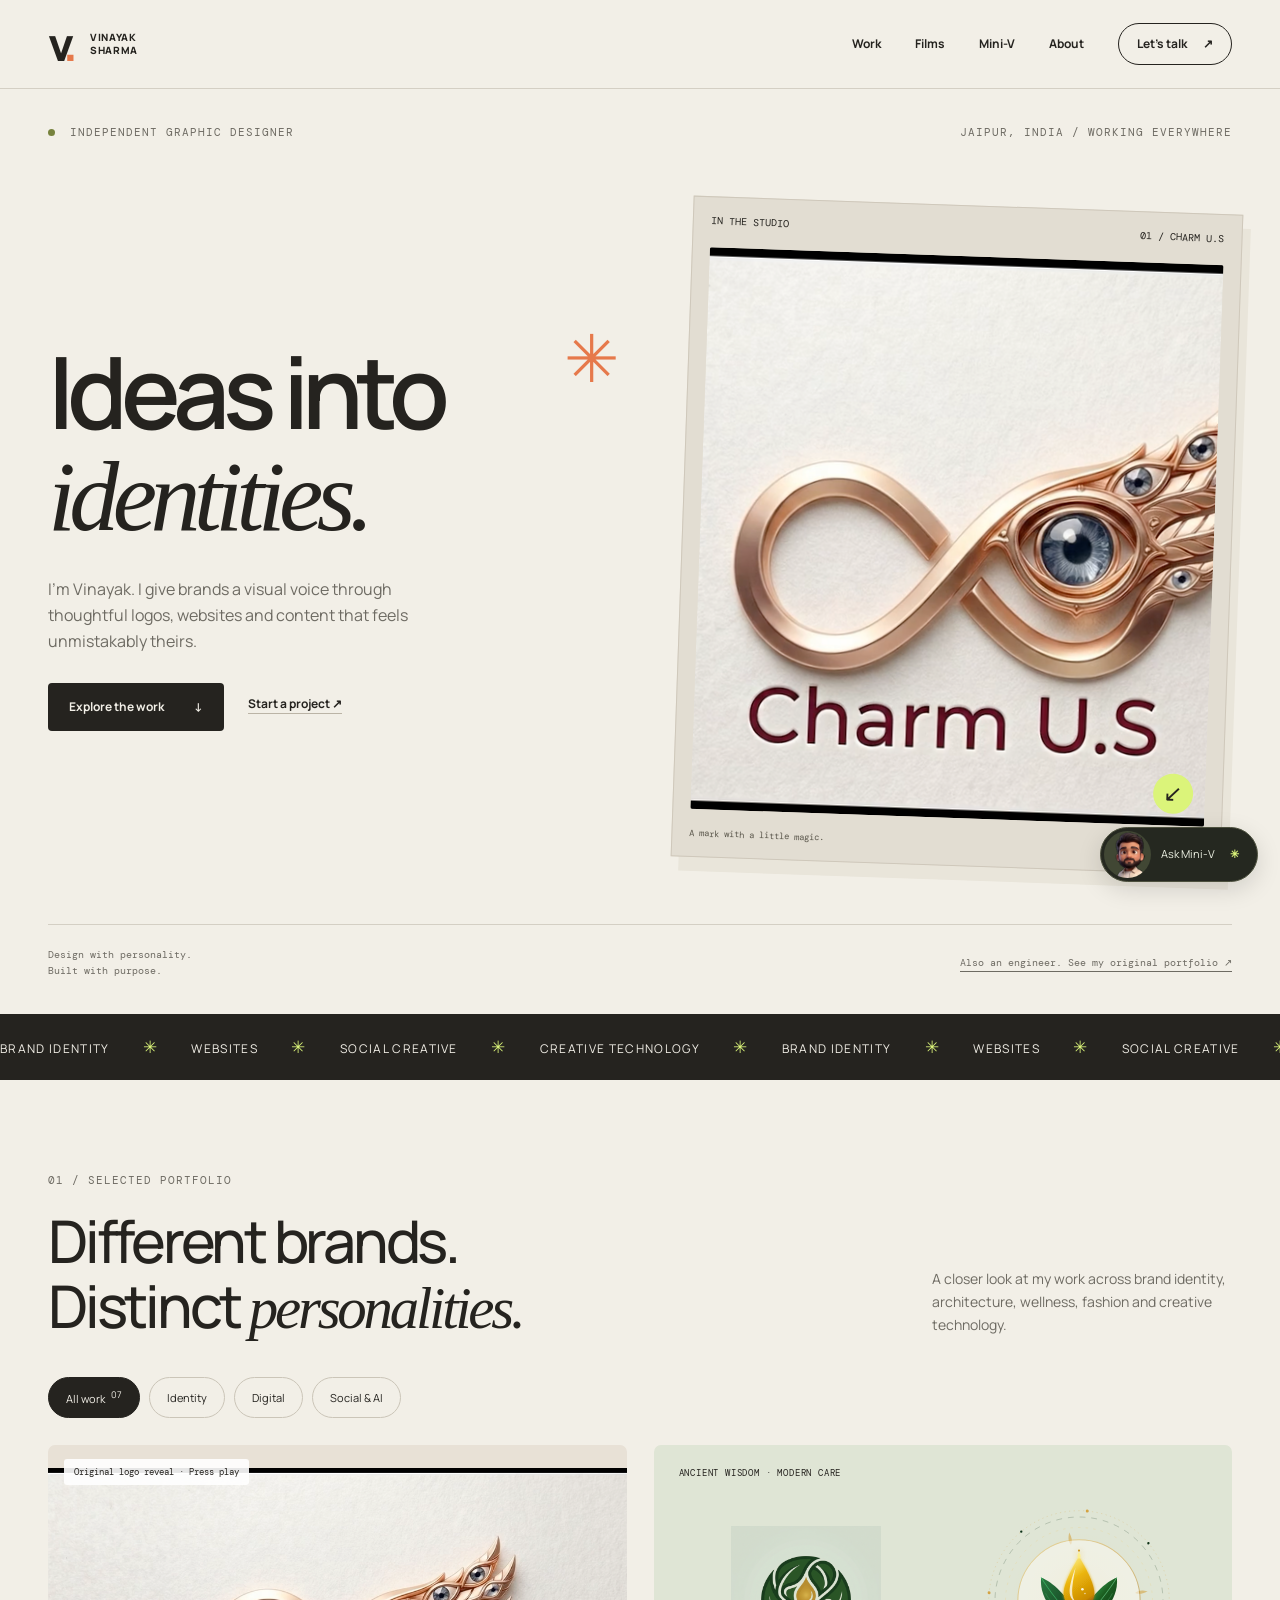
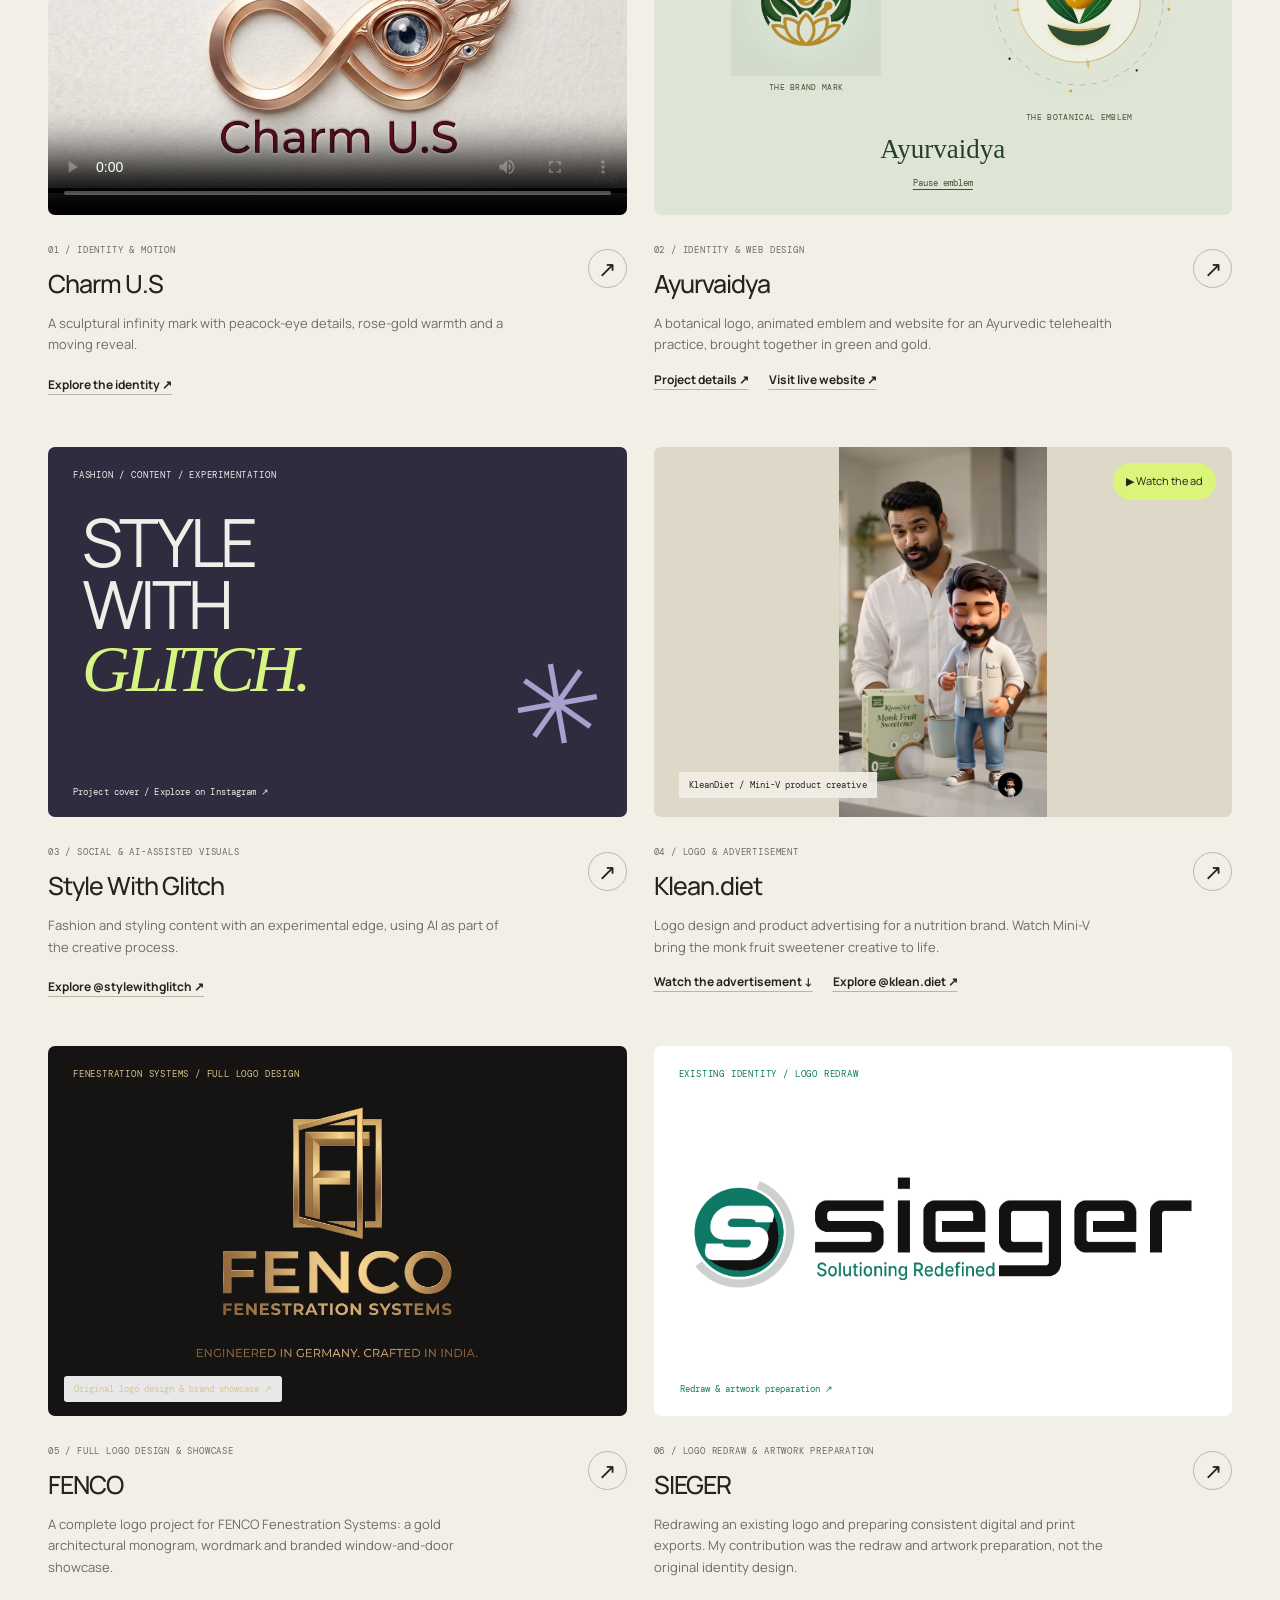
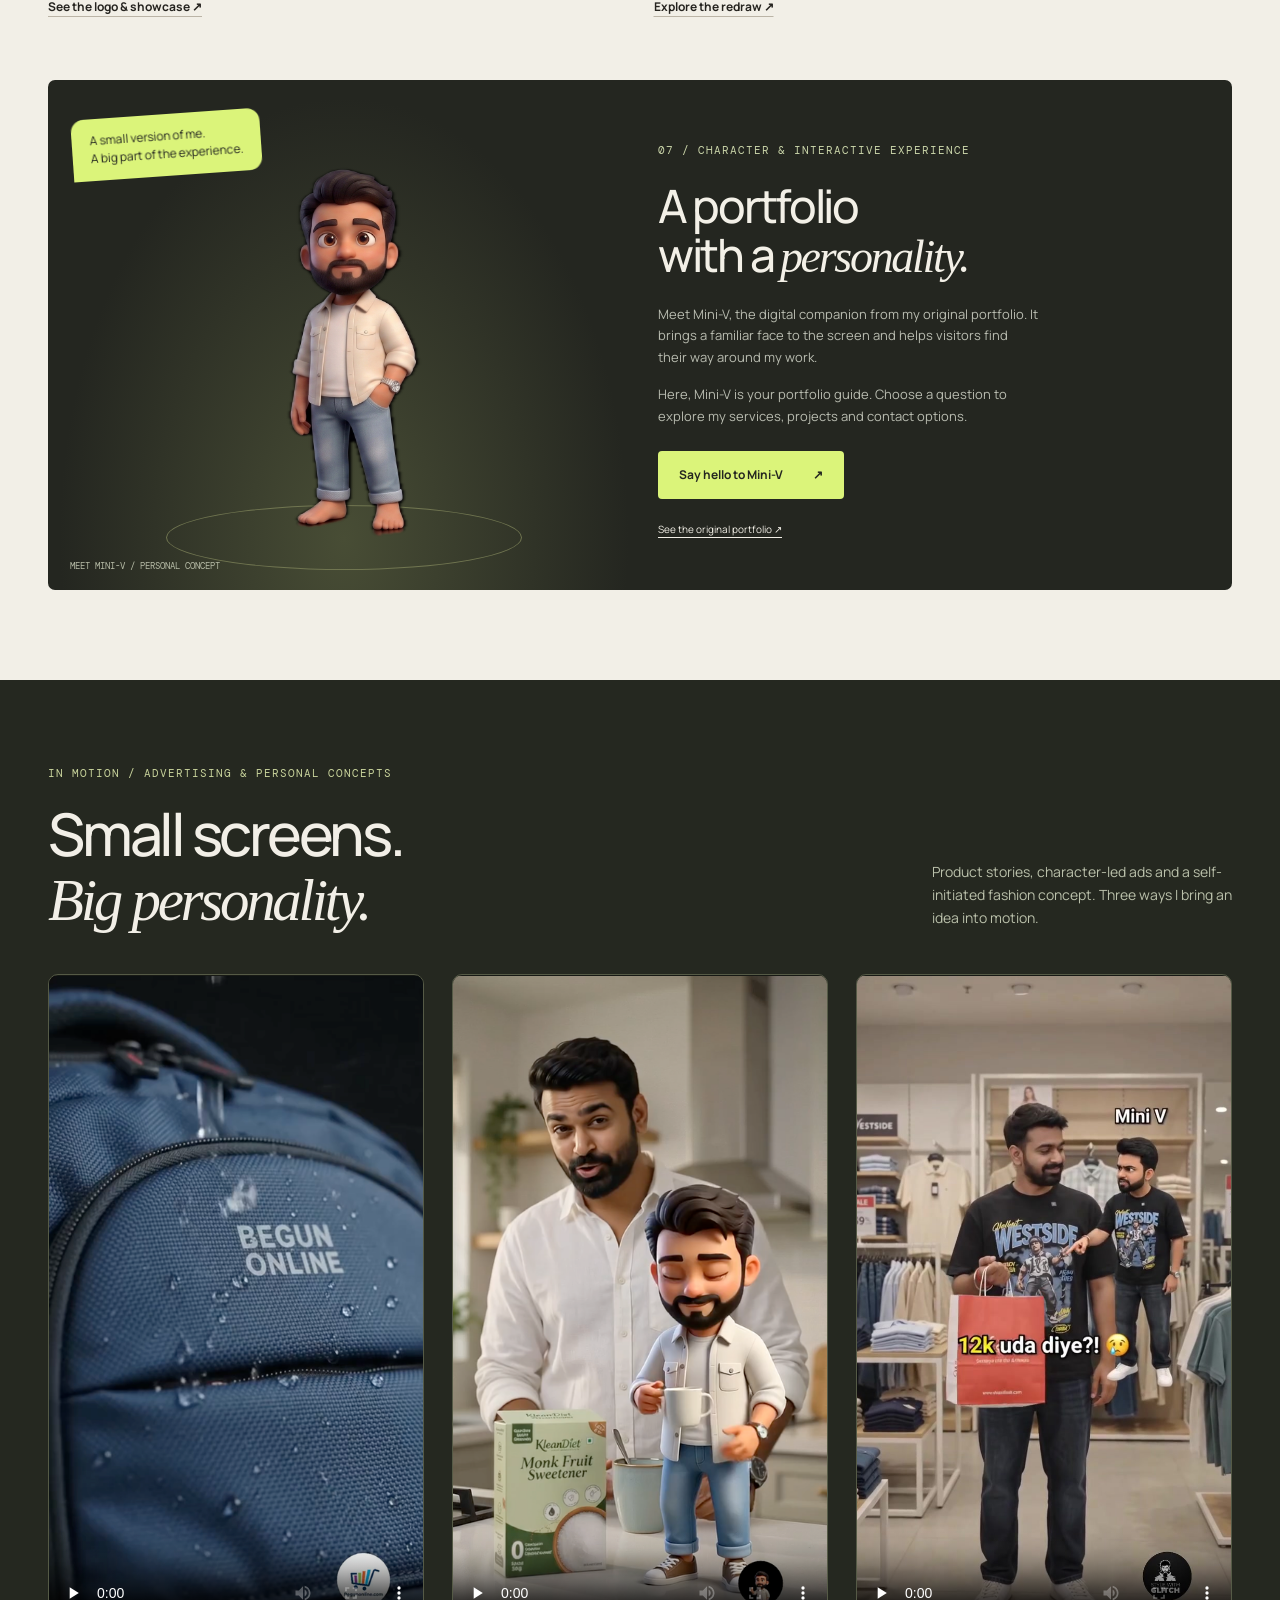
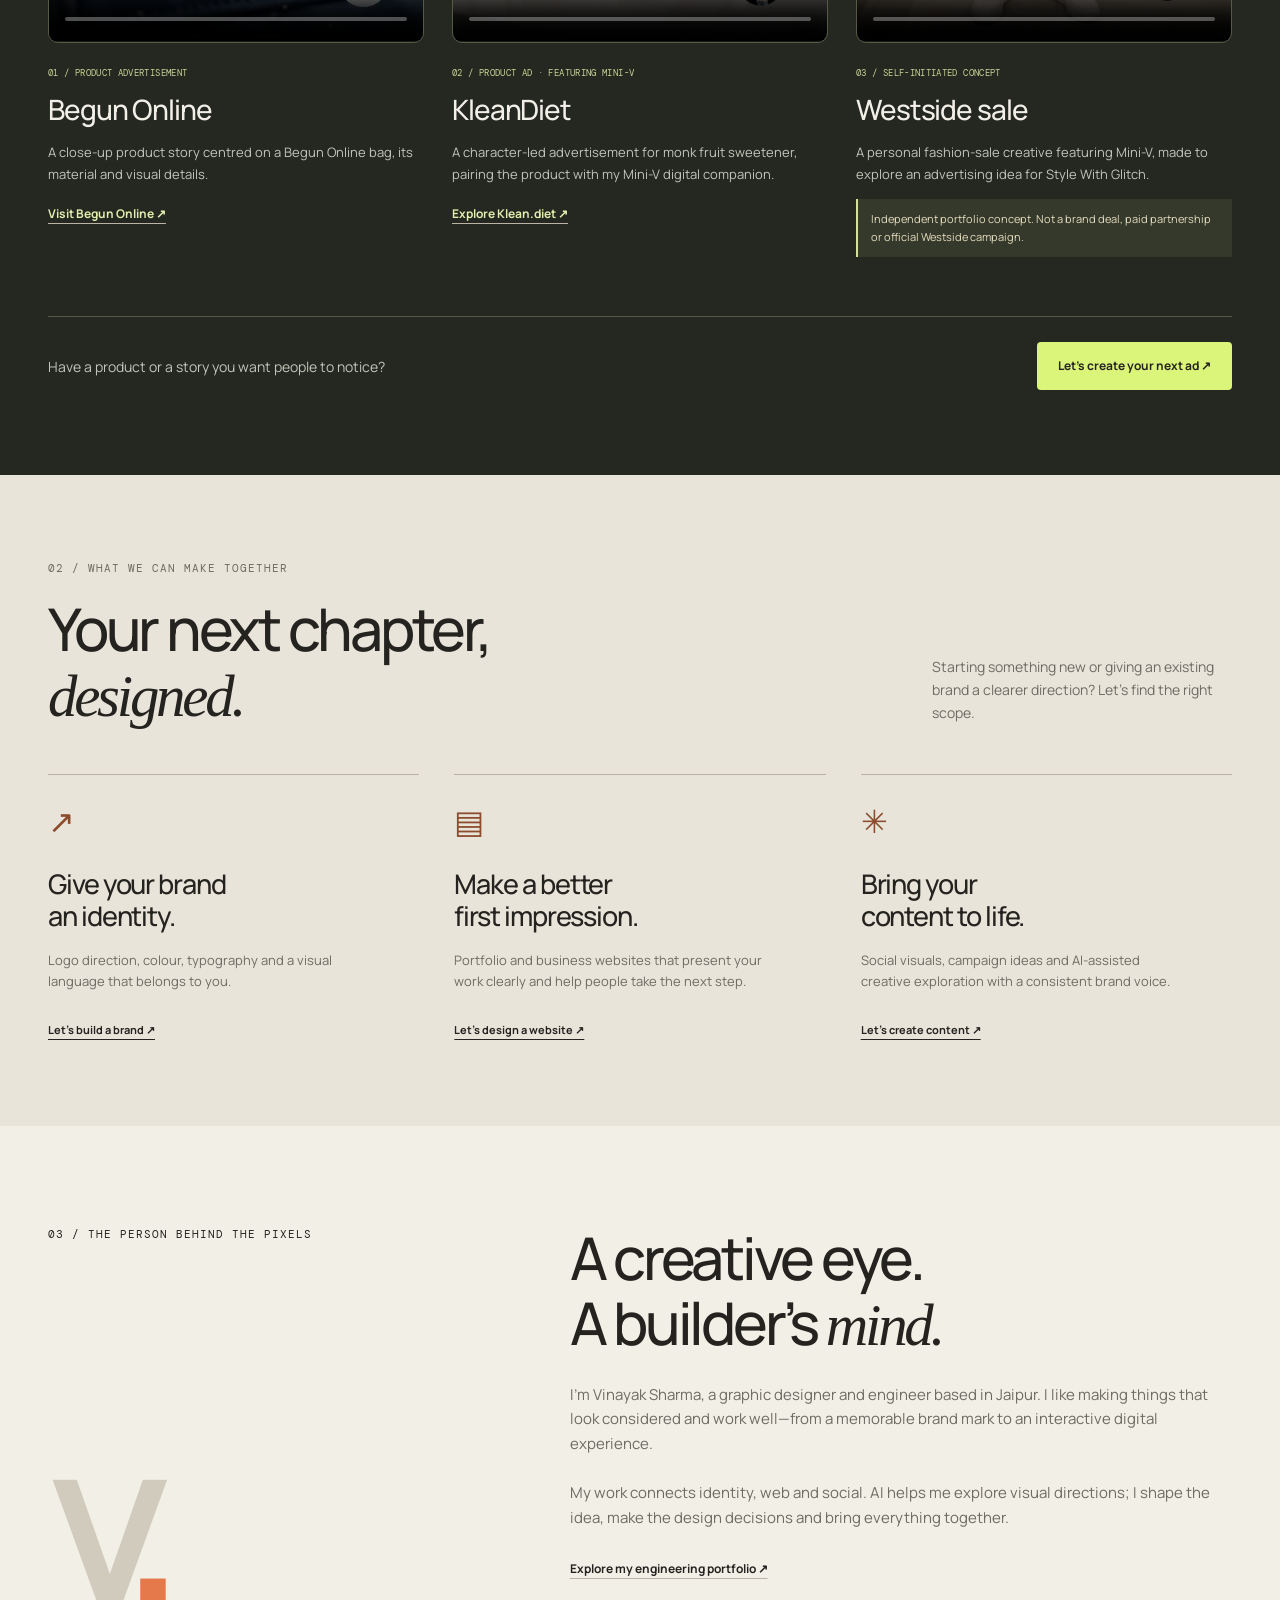
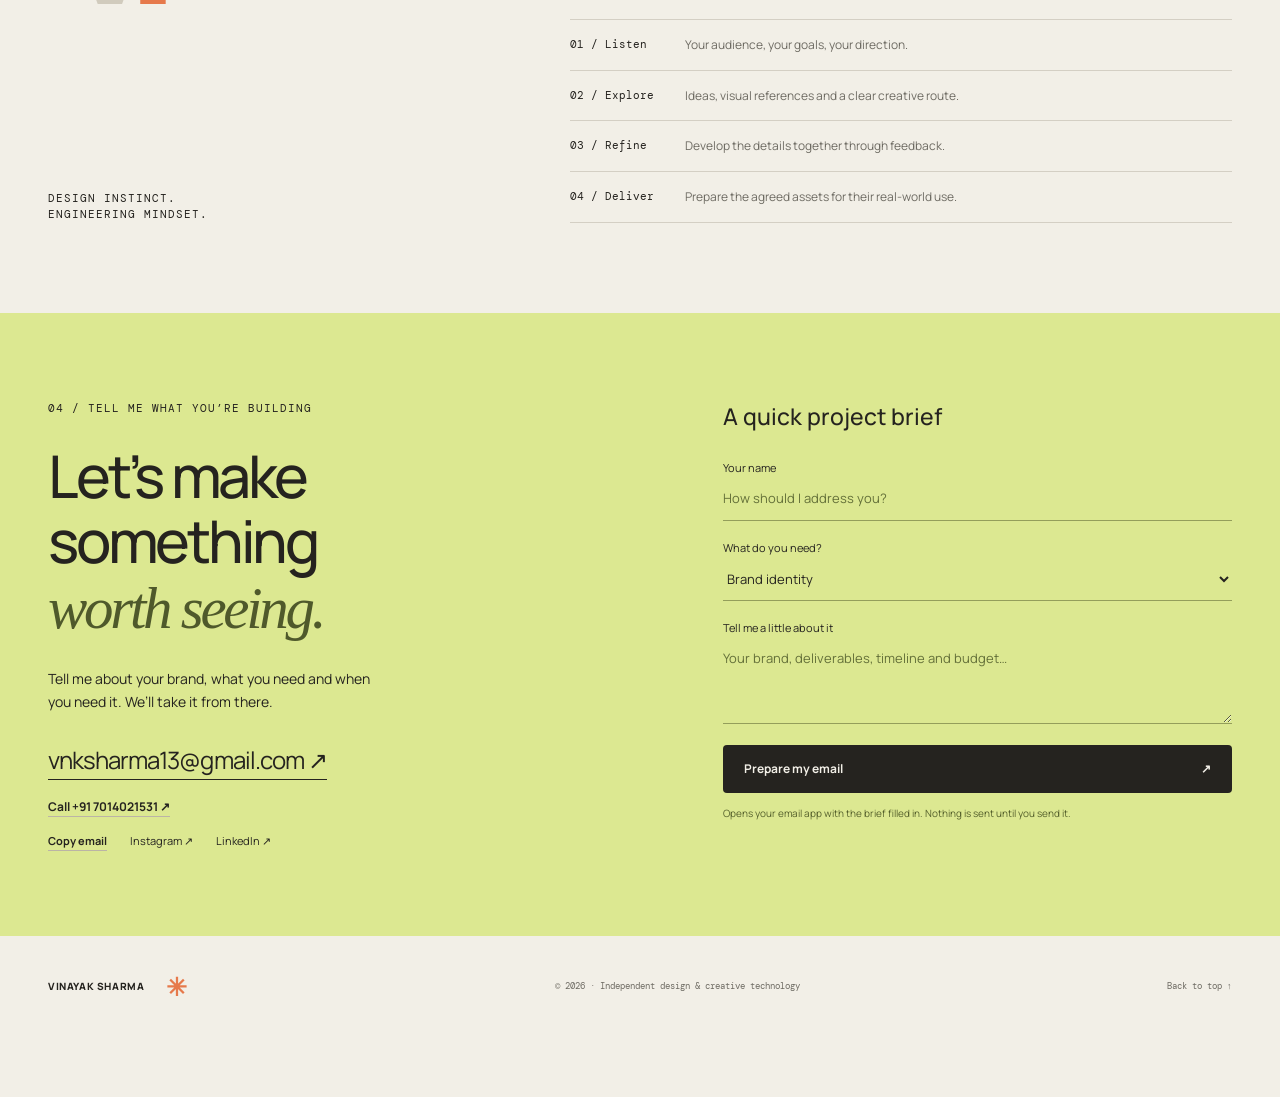
<file: index.html>
<!doctype html>
<html lang="en">
<head>
  <meta charset="utf-8">
  <meta name="viewport" content="width=device-width,initial-scale=1">
  <meta name="theme-color" content="#f2efe7">
  <meta name="description" content="Vinayak Sharma — graphic designer and creative technologist. Explore logos, brand identity, websites, social creative and the Mini-V digital companion.">
  <meta property="og:title" content="Vinayak Sharma — Ideas into identities.">
  <meta property="og:description" content="Brand identity, websites and visuals with personality. Explore selected work and start a project with Vinayak.">
  <meta property="og:type" content="website">
  <meta property="og:image" content="https://vnksharma16-a11y.github.io/design-portfolio/assets/charm-us-poster.png">
  <title>Vinayak Sharma — Graphic Design & Creative Technology</title>
  <link rel="preconnect" href="https://fonts.googleapis.com">
  <link rel="preconnect" href="https://fonts.gstatic.com" crossorigin>
  <link href="https://fonts.googleapis.com/css2?family=DM+Mono:wght@400;500&family=Manrope:wght@400;500;600;700;800&display=swap" rel="stylesheet">
  <link rel="stylesheet" href="styles.css">
  <script src="app.js" defer></script>
</head>
<body>
<a class="skip" href="#main">Skip to content</a>
<header class="topbar">
  <a class="brand" href="#top" aria-label="Vinayak Sharma home"><span class="monogram">v<span>.</span></span><span>VINAYAK<br>SHARMA</span></a>
  <nav aria-label="Main navigation"><a href="#work">Work</a><a href="#films">Films</a><a href="#mini-v">Mini-V</a><a href="#about">About</a><a href="#contact" class="nav-cta">Let’s talk <span>↗</span></a></nav>
</header>
<main id="main">
  <section class="hero wrap" id="top">
    <div class="hero-top"><span class="eyebrow"><span class="status-dot"></span> Independent graphic designer</span><span class="eyebrow hero-location">Jaipur, India / Working everywhere</span></div>
    <div class="hero-grid">
      <div class="hero-text"><h1>Ideas into<br><em>identities.</em><span class="hero-star" aria-hidden="true">✳</span></h1><p>I’m Vinayak. I give brands a visual voice through thoughtful logos, websites and content that feels unmistakably theirs.</p><div class="actions"><a class="btn primary" href="#work">Explore the work <span>↓</span></a><a class="text-link" href="#contact">Start a project ↗</a></div></div>
      <div class="hero-art"><div class="art-caption"><span>IN THE STUDIO</span><span>01 / CHARM U.S</span></div><a href="#charm" class="hero-image-link" aria-label="Explore Charm U.S logo and animation"><img src="assets/charm-us-poster.png" alt="Charm U.S rose-gold infinity and peacock-eye logo on a textured ivory background" fetchpriority="high" width="1000" height="562"><span class="round-arrow">↙</span></a><div class="art-footer"><span>A mark with a little magic.</span><span>Identity / Motion</span></div></div>
    </div>
    <div class="hero-bottom"><span>Design with personality.<br>Built with purpose.</span><a href="https://vnksharma13.github.io/portfolio" target="_blank" rel="noopener">Also an engineer. See my original portfolio ↗</a></div>
  </section>
  <div class="ticker" aria-label="Brand identity, websites, social creative, creative technology"><div>BRAND IDENTITY <b>✳</b> WEBSITES <b>✳</b> SOCIAL CREATIVE <b>✳</b> CREATIVE TECHNOLOGY <b>✳</b><span aria-hidden="true"> BRAND IDENTITY <b>✳</b> WEBSITES <b>✳</b> SOCIAL CREATIVE <b>✳</b> CREATIVE TECHNOLOGY <b>✳</b></span></div></div>

  <section class="work-section wrap" id="work">
    <div class="section-heading"><div><span class="eyebrow">01 / Selected portfolio</span><h2>Different brands.<br>Distinct <em>personalities.</em></h2></div><p>A closer look at my work across brand identity, architecture, wellness, fashion and creative technology.</p></div>
    <div class="filters" role="group" aria-label="Filter portfolio"><button class="active" data-filter="all" aria-pressed="true">All work <sup>07</sup></button><button data-filter="identity" aria-pressed="false">Identity</button><button data-filter="digital" aria-pressed="false">Digital</button><button data-filter="social" aria-pressed="false">Social & AI</button></div>
    <p id="filter-status" class="sr-only" role="status">Showing all 7 projects.</p>
    <div class="project-grid">
      <article class="work-card charm-card" data-categories="identity" id="charm">
        <div class="card-media charm-media"><video controls playsinline preload="metadata" poster="assets/charm-us-poster.png" aria-label="Charm U.S logo reveal animation"><source src="assets/charm-us-logo-reveal.mp4" type="video/mp4">Your browser does not support video. <a href="assets/charm-us-logo-reveal.mp4">Open the Charm U.S animation</a>.</video><span class="media-label">Original logo reveal · Press play</span></div>
        <div class="card-title"><div><span class="eyebrow">01 / Identity & motion</span><h3>Charm U.S</h3></div><button class="icon-button" data-case="charm" aria-label="Read about Charm U.S">↗</button></div>
        <p>A sculptural infinity mark with peacock-eye details, rose-gold warmth and a moving reveal.</p>
        <button class="text-link" data-case="charm">Explore the identity <span>↗</span></button>
      </article>
      <article class="work-card ayur-card" data-categories="identity digital" id="ayurvaidya">
        <div class="card-media ayur-media ayur-identity"><span class="media-overline">ANCIENT WISDOM · MODERN CARE</span><div class="ayur-marks"><figure><img class="ayur-primary-logo" src="assets/ayurvaidya-logo.png" alt="Ayurvaidya green leaf and gold lotus logo" loading="lazy" width="1024" height="1024"><figcaption>THE BRAND MARK</figcaption></figure><figure><img id="ayur-emblem" class="ayur-emblem" src="assets/ayurvaidya-emblem.svg" alt="Ayurvaidya animated botanical emblem: golden nectar, tulsi leaves and mandala rings" loading="lazy" width="500" height="500"><figcaption>THE BOTANICAL EMBLEM</figcaption></figure></div><span class="ayur-word">Ayurvaidya</span><button id="toggle-emblem" type="button" aria-pressed="false" aria-controls="ayur-emblem">Pause emblem</button></div>
        <div class="card-title"><div><span class="eyebrow">02 / Identity & web design</span><h3>Ayurvaidya</h3></div><button class="icon-button" data-case="ayur" aria-label="Read about Ayurvaidya">↗</button></div>
        <p>A botanical logo, animated emblem and website for an Ayurvedic telehealth practice, brought together in green and gold.</p>
        <div class="card-links"><button class="text-link" data-case="ayur">Project details ↗</button><a class="text-link" href="https://ayurvaidya.life/" target="_blank" rel="noopener">Visit live website ↗</a></div>
      </article>
      <article class="work-card social-card" data-categories="social identity" id="glitch">
        <a class="card-media glitch-media" href="https://instagram.com/stylewithglitch" target="_blank" rel="noopener"><span class="media-overline">FASHION / CONTENT / EXPERIMENTATION</span><span class="editorial-type">STYLE<br>WITH<br><i>GLITCH.</i></span><span class="cover-tag">Project cover / Explore on Instagram ↗</span></a>
        <div class="card-title"><div><span class="eyebrow">03 / Social & AI-assisted visuals</span><h3>Style With Glitch</h3></div><button class="icon-button" data-case="glitch" aria-label="Read about Style With Glitch">↗</button></div>
        <p>Fashion and styling content with an experimental edge, using AI as part of the creative process.</p><a class="text-link" href="https://instagram.com/stylewithglitch" target="_blank" rel="noopener">Explore @stylewithglitch ↗</a>
      </article>
      <article class="work-card social-card" data-categories="identity social" id="klean">
        <a class="card-media klean-film-cover" href="#film-klean" aria-label="Watch my KleanDiet advertisement"><img src="assets/kleandiet-poster.png" alt="KleanDiet monk fruit sweetener advertisement featuring Mini-V" loading="lazy" width="506" height="900"><span class="cover-play">▶ Watch the ad</span><span class="cover-tag">KleanDiet / Mini-V product creative</span></a>
        <div class="card-title"><div><span class="eyebrow">04 / Logo & advertisement</span><h3>Klean.diet</h3></div><button class="icon-button" data-case="klean" aria-label="Read about Klean.diet">↗</button></div>
        <p>Logo design and product advertising for a nutrition brand. Watch Mini-V bring the monk fruit sweetener creative to life.</p><div class="card-links"><a class="text-link" href="#film-klean">Watch the advertisement ↓</a><a class="text-link" href="https://instagram.com/klean.diet" target="_blank" rel="noopener">Explore @klean.diet ↗</a></div>
      </article>
      <article class="work-card" data-categories="identity" id="fenco">
        <button class="card-media logo-project-media fenco-media" data-case="fenco" aria-label="Explore FENCO logo design and showcase"><span class="media-overline">FENESTRATION SYSTEMS / FULL LOGO DESIGN</span><img src="assets/fenco-logo.png" alt="FENCO gold architectural F monogram and wordmark" loading="lazy"><span class="media-label">Original logo design & brand showcase ↗</span></button>
        <div class="card-title"><div><span class="eyebrow">05 / Full logo design & showcase</span><h3>FENCO</h3></div><button class="icon-button" data-case="fenco" aria-label="Read about FENCO">↗</button></div>
        <p>A complete logo project for FENCO Fenestration Systems: a gold architectural monogram, wordmark and branded window-and-door showcase.</p>
        <button class="text-link" data-case="fenco">See the logo & showcase ↗</button>
      </article>
      <article class="work-card" data-categories="identity" id="sieger">
        <button class="card-media logo-project-media sieger-media" data-case="sieger" aria-label="Explore SIEGER logo redraw work"><span class="media-overline">EXISTING IDENTITY / LOGO REDRAW</span><img src="assets/sieger-logo.jpg" alt="SIEGER logo with teal S emblem and Solutioning Redefined tagline" loading="lazy"><span class="media-label">Redraw & artwork preparation ↗</span></button>
        <div class="card-title"><div><span class="eyebrow">06 / Logo redraw & artwork preparation</span><h3>SIEGER</h3></div><button class="icon-button" data-case="sieger" aria-label="Read about the SIEGER logo redraw">↗</button></div>
        <p>Redrawing an existing logo and preparing consistent digital and print exports. My contribution was the redraw and artwork preparation, not the original identity design.</p>
        <button class="text-link" data-case="sieger">Explore the redraw ↗</button>
      </article>
      <article class="work-card mini-project" data-categories="digital social" id="mini-v">
        <div class="mini-stage"><div class="mini-speech">A small version of me.<br>A big part of the experience.</div><img src="assets/mini-v-idle.png" alt="Mini-V, Vinayak’s illustrated digital companion" loading="lazy" width="2752" height="1536"><div class="orbit" aria-hidden="true"></div><span class="mini-stage-label">MEET MINI-V / PERSONAL CONCEPT</span></div>
        <div class="mini-copy"><span class="eyebrow">07 / Character & interactive experience</span><h3>A portfolio<br>with a <em>personality.</em></h3><p>Meet Mini-V, the digital companion from my original portfolio. It brings a familiar face to the screen and helps visitors find their way around my work.</p><p>Here, Mini-V is your portfolio guide. Choose a question to explore my services, projects and contact options.</p><button class="btn primary" data-open-mini>Say hello to Mini-V <span>↗</span></button><div class="mini-links"><a href="https://vnksharma13.github.io/portfolio" target="_blank" rel="noopener">See the original portfolio ↗</a></div></div>
      </article>
    </div>
  </section>

  <section class="films-section" id="films"><div class="wrap"><div class="section-heading"><div><span class="eyebrow">In motion / Advertising & personal concepts</span><h2>Small screens.<br><em>Big personality.</em></h2></div><p>Product stories, character-led ads and a self-initiated fashion concept. Three ways I bring an idea into motion.</p></div>
    <div class="film-grid">
      <article class="film-card" id="film-begun"><div class="film-player"><video controls playsinline preload="none" poster="assets/begun-online-poster.png" aria-label="Begun Online bag advertisement"><source src="assets/begun-online-ad.mp4" type="video/mp4"> <a href="assets/begun-online-ad.mp4">Open the Begun Online video</a>.</video></div><span class="film-category">01 / Product advertisement</span><h3>Begun Online</h3><p>A close-up product story centred on a Begun Online bag, its material and visual details.</p><a class="text-link" href="https://begunonline.com/" target="_blank" rel="noopener">Visit Begun Online ↗</a></article>
      <article class="film-card" id="film-klean"><div class="film-player"><video controls playsinline preload="none" poster="assets/kleandiet-poster.png" aria-label="KleanDiet monk fruit sweetener advertisement featuring Mini-V"><source src="assets/kleandiet-ad.mp4" type="video/mp4"> <a href="assets/kleandiet-ad.mp4">Open the KleanDiet video</a>.</video></div><span class="film-category">02 / Product ad · Featuring Mini-V</span><h3>KleanDiet</h3><p>A character-led advertisement for monk fruit sweetener, pairing the product with my Mini-V digital companion.</p><a class="text-link" href="https://instagram.com/klean.diet" target="_blank" rel="noopener">Explore Klean.diet ↗</a></article>
      <article class="film-card" id="film-westside"><div class="film-player"><video controls playsinline preload="none" poster="assets/westside-poster.jpg" aria-label="Westside sale personal concept video, not a brand deal"><source src="assets/westside-sale-concept.mp4" type="video/mp4"> <a href="assets/westside-sale-concept.mp4">Open the Westside concept video</a>.</video></div><span class="film-category">03 / Self-initiated concept</span><h3>Westside sale</h3><p>A personal fashion-sale creative featuring Mini-V, made to explore an advertising idea for Style With Glitch.</p><p class="concept-disclosure">Independent portfolio concept. Not a brand deal, paid partnership or official Westside campaign.</p></article>
    </div><div class="films-cta"><p>Have a product or a story you want people to notice?</p><a class="btn primary" href="#contact" data-service="Social & ad creative">Let’s create your next ad ↗</a></div>
  </div></section>
  <section class="services-section" id="services"><div class="wrap"><div class="section-heading"><div><span class="eyebrow">02 / What we can make together</span><h2>Your next chapter,<br><em>designed.</em></h2></div><p>Starting something new or giving an existing brand a clearer direction? Let’s find the right scope.</p></div><div class="service-grid"><article><span class="service-icon" aria-hidden="true">↗</span><h3>Give your brand<br>an identity.</h3><p>Logo direction, colour, typography and a visual language that belongs to you.</p><a href="#contact" data-service="Brand identity">Let’s build a brand ↗</a></article><article><span class="service-icon" aria-hidden="true">▤</span><h3>Make a better<br>first impression.</h3><p>Portfolio and business websites that present your work clearly and help people take the next step.</p><a href="#contact" data-service="Website design">Let’s design a website ↗</a></article><article><span class="service-icon" aria-hidden="true">✳</span><h3>Bring your<br>content to life.</h3><p>Social visuals, campaign ideas and AI-assisted creative exploration with a consistent brand voice.</p><a href="#contact" data-service="Social & ad creative">Let’s create content ↗</a></article></div></div></section>

  <section class="about-section wrap" id="about"><div class="about-label"><span class="eyebrow">03 / The person behind the pixels</span><span class="about-symbol" aria-hidden="true">v<span>.</span></span><span class="eyebrow">Design instinct.<br>Engineering mindset.</span></div><div class="about-copy"><h2>A creative eye.<br>A builder’s <em>mind.</em></h2><p>I’m Vinayak Sharma, a graphic designer and engineer based in Jaipur. I like making things that look considered and work well—from a memorable brand mark to an interactive digital experience.</p><p>My work connects identity, web and social. AI helps me explore visual directions; I shape the idea, make the design decisions and bring everything together.</p><a class="text-link" href="https://vnksharma13.github.io/portfolio" target="_blank" rel="noopener">Explore my engineering portfolio ↗</a><div class="process-list"><div><span>01 / Listen</span><p>Your audience, your goals, your direction.</p></div><div><span>02 / Explore</span><p>Ideas, visual references and a clear creative route.</p></div><div><span>03 / Refine</span><p>Develop the details together through feedback.</p></div><div><span>04 / Deliver</span><p>Prepare the agreed assets for their real-world use.</p></div></div></div></section>

  <section class="contact-section" id="contact"><div class="wrap contact-grid"><div><span class="eyebrow">04 / Tell me what you’re building</span><h2>Let’s make<br>something<br><em>worth seeing.</em></h2><p>Tell me about your brand, what you need and when you need it. We’ll take it from there.</p><a class="email-link" href="mailto:vnksharma13@gmail.com">vnksharma13@gmail.com ↗</a><p style="margin-top:14px"><a class="text-link" href="tel:+917014021531">Call +91 7014021531 ↗</a></p><div class="contact-links"><button class="text-link" id="copy-email">Copy email</button><a href="https://instagram.com/stylewithglitch" target="_blank" rel="noopener">Instagram ↗</a><a href="https://linkedin.com/in/vinayak-sharma-37b358b2" target="_blank" rel="noopener">LinkedIn ↗</a></div></div><form id="brief-form"><h3>A quick project brief</h3><label for="name">Your name<input id="name" name="name" placeholder="How should I address you?" required maxlength="100" autocomplete="name"></label><label for="service">What do you need?<select id="service" name="service"><option>Brand identity</option>Website design</option>Social & ad creative</option>AI-assisted visuals</option><option>A mix of things</option></select></label><label for="brief">Tell me a little about it<textarea id="brief" name="brief" rows="3" placeholder="Your brand, deliverables, timeline and budget…" required maxlength="3000"></textarea></label><button class="btn primary" type="submit">Prepare my email <span>↗</span></button><p class="form-note">Opens your email app with the brief filled in. Nothing is sent until you send it.</p><p id="form-status" role="status"></p></form></div></section>
</main>
<footer class="footer wrap"><a class="brand" href="#top">VINAYAK SHARMA<span class="footer-star">✳</span></a><span>© <span id="year">2026</span> · Independent design & creative technology</span><a href="#top">Back to top ↑</a></footer>

<button class="mini-launcher" id="mini-launcher" aria-controls="mini-panel" aria-expanded="false" aria-label="Open Mini-V portfolio guide"><span class="avatar-window"><img src="assets/mini-v-idle.png" alt="" width="2752" height="1536"></span><span>Ask Mini-V <b>✳</b></span></button>
<aside class="mini-panel" id="mini-panel" aria-label="Mini-V portfolio guide" hidden><div class="mini-panel-head"><div><strong>Mini-V</strong><span>Your portfolio guide</span></div><button class="close-button" id="close-mini" aria-label="Close Mini-V">×</button></div><p id="mini-answer" aria-live="polite">Hey! I’m Mini-V. What would you like to explore?</p><div class="mini-options"><button data-mini-question="services">What can we create?</button><button data-mini-question="projects">Show me the work</button><button data-mini-question="about">Who is Vinayak?</button><button data-mini-question="contact">Start a project</button></div><a class="btn primary" id="mini-action" href="#work">Browse the portfolio ↗</a><small>A guided introduction with prepared answers.</small></aside>

<dialog id="case-dialog" aria-labelledby="case-title"><div class="dialog-top"><span class="eyebrow">Project notes</span><button class="close-button" id="close-case" aria-label="Close project details">×</button></div><h2 id="case-title"></h2><p class="case-role" id="case-role"></p><div id="case-content"></div><a class="btn primary" href="#contact" id="case-contact">Have a similar project? ↗</a></dialog>
<div class="toast" id="toast" role="status" hidden></div>
</body>
</html>
</file>
<file: styles.css>
:root{--paper:#f2efe7;--ink:#25231f;--muted:#6e6b63;--line:#d4cfc4;--accent:#dbf47a;--orange:#e6794b;--sans:Manrope,Arial,sans-serif;--mono:'DM Mono',monospace;--serif:Georgia,'Times New Roman',serif}
*{box-sizing:border-box}html{scroll-behavior:smooth;scroll-padding-top:90px}body{margin:0;background:var(--paper);color:var(--ink);font-family:var(--sans);font-size:16px;line-height:1.65}a{color:inherit;text-decoration:none}button,input,select,textarea{font:inherit}button,a,input,select,textarea{-webkit-tap-highlight-color:transparent}button{cursor:pointer}img{max-width:100%;display:block}button:focus-visible,a:focus-visible,input:focus-visible,select:focus-visible,textarea:focus-visible{outline:3px solid var(--orange);outline-offset:5px}h1,h2,h3,p{margin:0}em{font-family:var(--serif);font-weight:400}button{color:inherit}button:disabled{cursor:wait}[hidden]{display:none!important}.wrap{max-width:1344px;margin:auto;padding:0 48px}.eyebrow{font:400 11px/1.5 var(--mono);text-transform:uppercase;letter-spacing:.09em}.sr-only{position:absolute;width:1px;height:1px;padding:0;margin:-1px;overflow:hidden;clip:rect(0,0,0,0);white-space:nowrap;border:0}.skip{position:fixed;left:16px;top:-80px;z-index:100;background:var(--ink);color:white;padding:12px}.skip:focus{top:12px}.topbar{max-width:1440px;margin:auto;padding:23px 48px;display:flex;justify-content:space-between;align-items:center;border-bottom:1px solid var(--line)}.brand{font-size:10px;line-height:1.25;font-weight:800;letter-spacing:.06em;display:flex;align-items:center;gap:10px}.monogram{font-size:46px;line-height:.8;letter-spacing:-.15em;margin-right:9px}.monogram span{color:var(--orange)}nav{display:flex;gap:34px;align-items:center;font-size:12px;font-weight:700}nav a:hover{color:#a44020}.nav-cta{border:1px solid var(--ink);padding:10px 18px;border-radius:30px}.nav-cta span{margin-left:14px}.hero{padding-top:35px;padding-bottom:35px}.hero-top,.hero-bottom{display:flex;justify-content:space-between;align-items:center;gap:20px}.hero-top{color:var(--muted)}.status-dot{width:7px;height:7px;border-radius:50%;background:#77823d;display:inline-block;margin-right:7px}.hero-grid{display:grid;grid-template-columns:1.08fr 1fr;gap:40px;align-items:center;padding:65px 0 58px}.hero-text{position:relative}h1{font-size:clamp(68px,7.8vw,110px);line-height:1.01;letter-spacing:-.07em;font-weight:600;position:relative}h1 em{letter-spacing:-.065em}.hero-star{position:absolute;font-size:66px;font-family:var(--sans);font-weight:400;color:var(--orange);right:5%;top:-8%;animation:turn 28s linear infinite}.hero-text>p{max-width:390px;color:var(--muted);font-size:16px;margin:28px 0}.actions{display:flex;gap:24px;align-items:center;flex-wrap:wrap}.btn{border:0;display:inline-flex;align-items:center;justify-content:space-between;gap:30px;padding:15px 21px;border-radius:4px;font-size:12px;font-weight:700;line-height:1.5;transition:background .2s,transform .2s}.btn:hover{transform:translateY(-2px)}.primary{background:var(--ink);color:var(--paper)}.primary:hover{background:#494536}.text-link{border:0;padding:0 0 5px;background:none;font-size:12px;font-weight:700;text-decoration:underline;text-underline-offset:5px;text-decoration-color:#bbb4a6}.text-link:hover{text-decoration-color:var(--orange);color:#a44020}.hero-art{background:#e2ddd2;border:1px solid #cfc8bb;transform:rotate(2deg);padding:17px;box-shadow:8px 14px 0 #e9e5da;transition:transform .5s}.hero-art:hover{transform:rotate(0)}.art-caption,.art-footer{display:flex;justify-content:space-between;gap:10px;font:10px var(--mono)}.art-caption{padding-bottom:20px}.art-footer{padding-top:18px;color:#5c584d;font-size:9px}.hero-image-link{display:block;position:relative;overflow:hidden;border-radius:2px}.hero-image-link img{width:100%;aspect-ratio:1.65;object-fit:cover}.round-arrow{position:absolute;right:12px;bottom:12px;background:var(--accent);width:40px;height:40px;border-radius:50%;display:grid;place-items:center;font-size:23px}.hero-bottom{font:10px/1.6 var(--mono);color:var(--muted);border-top:1px solid var(--line);padding-top:22px}.hero-bottom a{text-align:right;text-decoration:underline;text-underline-offset:5px}.ticker{overflow:hidden;background:var(--ink);color:var(--paper);padding:19px 0}.ticker>div{width:max-content;font-size:12px;letter-spacing:.11em;animation:slide 40s linear infinite}.ticker b{font-size:17px;color:var(--accent);font-weight:400;margin:0 30px}@keyframes slide{to{transform:translateX(-50%)}}@keyframes turn{to{transform:rotate(360deg)}}.work-section{padding-top:92px;padding-bottom:90px}.section-heading{display:flex;justify-content:space-between;align-items:end;gap:35px}.section-heading h2,h2{font-size:clamp(39px,4.6vw,64px);letter-spacing:-.055em;line-height:1.1;font-weight:500}.section-heading .eyebrow{display:block;margin-bottom:20px;color:var(--muted)}.section-heading>p{max-width:300px;font-size:14px;color:var(--muted);padding-bottom:5px}.filters{display:flex;gap:9px;margin:36px 0 27px;flex-wrap:wrap}.filters button{border:1px solid #cbc5b8;background:transparent;padding:9px 17px;border-radius:25px;font-size:11px}.filters button.active{background:var(--ink);color:var(--paper);border-color:var(--ink)}.filters button:hover{border-color:var(--ink)}.filters sup{margin-left:4px}.project-grid{display:grid;grid-template-columns:1fr 1fr;gap:48px 27px}.work-card{min-width:0;scroll-margin-top:30px}.card-media{height:370px;border-radius:7px;overflow:hidden;display:flex;position:relative}.charm-media{background:#e8e1d6;flex-direction:column;justify-content:center}.charm-media video{width:100%;height:100%;object-fit:contain;background:#e8e1d6}.media-label{position:absolute;left:16px;bottom:14px;font:9px var(--mono);background:rgba(255,255,255,.9);padding:7px 10px;border-radius:3px;pointer-events:none}.charm-media .media-label{top:14px;bottom:auto}.card-title{display:flex;align-items:center;justify-content:space-between;margin:19px 0 9px}.card-title .eyebrow{color:var(--muted);font-size:9px}.card-title h3{font-size:25px;font-weight:500;letter-spacing:-.04em;margin-top:2px}.icon-button{width:39px;height:39px;background:transparent;border:1px solid #bfb7a8;border-radius:50%;font-size:22px}.icon-button:hover{background:var(--accent);border-color:var(--accent)}.work-card>p{color:var(--muted);font-size:13px;max-width:470px;margin-bottom:14px}.card-links{display:flex;gap:20px;flex-wrap:wrap}.ayur-media{background:#dfe5d5;align-items:center;justify-content:center;flex-direction:column}.media-overline{font:9px var(--mono);letter-spacing:.09em;position:absolute;top:22px;left:25px;right:25px}.ayur-media img{width:210px;height:210px;object-fit:contain;mix-blend-mode:multiply;transition:transform .4s}.ayur-media:hover img{transform:scale(1.07)}.ayur-word{font:32px var(--serif);color:#23412a}.glitch-media{background:#302b3e;color:#eeefe9;padding:64px 34px 42px}.editorial-type{font-size:clamp(45px,5.2vw,75px);line-height:.93;letter-spacing:-.06em;position:relative}.editorial-type i{font-family:var(--serif);font-weight:400}.glitch-media .editorial-type i{color:#d6f582}.glitch-media:after{content:'✳';position:absolute;right:24px;bottom:60px;font-size:110px;color:#a8a0ce;transform:rotate(-10deg);line-height:1}.cover-tag{position:absolute;bottom:19px;left:25px;font:9px var(--mono);letter-spacing:.01em}.klean-media{background:#dcdf9b;padding:64px 34px 45px;color:#344b28}.klean-media .editorial-type{font-size:clamp(40px,4.7vw,67px)}.klean-project-name{position:absolute;right:25px;top:50%;writing-mode:vertical-rl;font:11px var(--mono);letter-spacing:.17em}.mini-project{grid-column:1/-1;display:grid;grid-template-columns:1fr 1fr;background:#242620;border-radius:7px;overflow:hidden;color:#f3f0e7;margin-top:10px}.mini-stage{min-height:510px;position:relative;overflow:hidden;background:radial-gradient(ellipse at 50% 90%,#484d35,transparent 68%)}.mini-stage>img{position:absolute;width:900px;max-width:none;height:502px;object-fit:contain;left:50%;bottom:-20px;transform:translateX(-50%);z-index:1}.mini-speech{position:absolute;left:24px;top:34px;background:var(--accent);color:#242620;font-size:12px;line-height:1.5;padding:13px 18px;border-radius:13px 13px 13px 0;transform:rotate(-4deg);z-index:2}.orbit{position:absolute;bottom:20px;left:20%;width:60%;height:65px;border:1px solid #707550;border-radius:50%}.mini-stage-label{position:absolute;left:22px;bottom:18px;font:9px var(--mono);color:#b7bca7;z-index:2}.mini-copy{padding:55px 42px 45px 18px;position:relative;z-index:2}.mini-copy .eyebrow{color:#cad5a9}.mini-copy h3{font-size:46px;line-height:1.08;letter-spacing:-.05em;font-weight:500;margin:19px 0 22px}.mini-copy p{color:#b9bcb0;font-size:13px;margin-bottom:16px;max-width:380px}.mini-copy .btn{background:var(--accent);color:#242620;margin:8px 0 22px}.mini-links{display:flex;flex-wrap:wrap;gap:12px 20px;font-size:10px;text-decoration:underline;text-underline-offset:4px}.services-section{background:#e8e4da;padding:85px 0}.service-grid{display:grid;grid-template-columns:repeat(3,1fr);gap:35px;margin-top:45px}.service-grid article{border-top:1px solid #b9b1a1;padding-top:20px}.service-icon{font-size:32px;color:#8b4b2c}.service-grid h3{font-weight:500;font-size:27px;line-height:1.2;letter-spacing:-.04em;margin:20px 0 17px}.service-grid p{color:var(--muted);font-size:13px;max-width:320px;margin-bottom:22px}.service-grid a{font-size:11px;font-weight:700;text-decoration:underline;text-underline-offset:5px}.about-section{display:grid;grid-template-columns:.8fr 1.2fr;gap:80px;padding-top:100px;padding-bottom:90px}.about-label{display:flex;flex-direction:column;align-items:start;justify-content:space-between;min-height:390px}.about-symbol{font-size:230px;letter-spacing:-.15em;line-height:1;font-weight:600;color:#d1cbbd}.about-symbol span{color:var(--orange)}.about-copy>p{font-size:15px;color:var(--muted);margin:24px 0}.process-list{margin-top:38px;border-top:1px solid var(--line)}.process-list>div{display:grid;grid-template-columns:100px 1fr;padding:15px 0;border-bottom:1px solid var(--line);gap:15px}.process-list span{font:11px/1.7 var(--mono)}.process-list p{font-size:12px;color:var(--muted)}.contact-section{background:#dce891;padding:80px 0}.contact-grid{display:grid;grid-template-columns:1.15fr 1fr;gap:90px}.contact-section h2{margin:25px 0}.contact-section h2 em{color:#4f592b}.contact-section p{font-size:14px;max-width:340px}.email-link{display:inline-block;margin-top:27px;font-size:clamp(16px,2vw,24px);letter-spacing:-.04em;border-bottom:1px solid var(--ink)}.contact-links{display:flex;gap:23px;align-items:baseline;margin-top:15px;font-size:11px}.contact-links .text-link{font-size:11px}.contact-grid form{padding-top:5px}form h3{font-weight:500;font-size:23px;margin-bottom:23px}form label{display:block;font-size:11px;margin-bottom:18px}input,select,textarea{display:block;width:100%;border:0;border-bottom:1px solid #949e5b;border-radius:0;background:transparent;color:var(--ink);padding:11px 0;font-size:13px;resize:vertical}input::placeholder,textarea::placeholder{color:#647039;opacity:1}form .btn{width:100%;margin:3px 0 12px}.contact-section .form-note{font-size:10px;color:#55602c;max-width:100%}#form-status{font-size:11px;margin-top:10px}.footer{display:flex;align-items:center;justify-content:space-between;gap:24px;padding-top:35px;padding-bottom:95px}.footer>span,.footer>a:last-child{font:9px var(--mono);color:var(--muted)}.footer-star{font-size:25px;color:var(--orange);margin-left:12px}.mini-launcher{position:fixed;z-index:10;bottom:18px;right:22px;border:1px solid #4d513e;border-radius:50px;background:#252820;color:#edf1e3;display:flex;align-items:center;padding:3px 18px 3px 3px;box-shadow:0 7px 25px #0002;gap:10px;font-size:11px}.mini-launcher b{color:var(--accent);margin-left:13px}.avatar-window{position:relative;width:47px;height:47px;overflow:hidden;border-radius:50%;background:#414734}.avatar-window img{position:absolute;max-width:none;width:255px;height:143px;left:-103px;top:-16px}.mini-panel{position:fixed;z-index:20;right:22px;bottom:86px;width:345px;max-width:calc(100vw - 32px);max-height:calc(100dvh - 120px);overflow:auto;border:1px solid #b4bba0;border-radius:14px;background:#faf9f2;padding:22px;box-shadow:0 15px 65px #0003}.mini-panel-head{display:flex;justify-content:space-between;align-items:center;margin-bottom:22px}.mini-panel-head strong{display:block;font-size:18px}.mini-panel-head span{font:9px var(--mono);color:var(--muted)}.close-button{border:0;background:transparent;font-size:27px;width:33px;height:33px;line-height:1}.mini-panel p{font-size:13px;background:#e9eedb;padding:14px;border-radius:8px;min-height:88px}.mini-options{display:flex;flex-wrap:wrap;gap:7px;margin:17px 0}.mini-options button{font-size:10px;border:1px solid #c0c6b0;background:white;border-radius:20px;padding:8px 10px}.mini-options button:hover,.mini-options button[aria-pressed=true]{background:var(--accent)}.mini-panel .btn{width:100%;font-size:11px}.mini-panel small{font-size:9px;color:var(--muted);display:block;margin-top:13px}dialog{background:var(--paper);border:0;border-radius:10px;padding:30px;width:650px;max-width:calc(100vw - 30px);max-height:85dvh;color:var(--ink)}dialog::backdrop{background:#161813b8;backdrop-filter:blur(4px)}.dialog-top{display:flex;justify-content:space-between;align-items:center;margin-bottom:20px}dialog h2{font-size:44px}.case-role{font:11px var(--mono);color:var(--muted);margin:13px 0 22px}#case-content h3{font-size:15px;margin:21px 0 7px}#case-content p{font-size:14px;color:var(--muted)}#case-content a{display:inline-block;margin:20px 0;font-size:12px;text-decoration:underline}#case-content img{max-height:280px;width:100%;object-fit:contain;border-radius:6px;margin:20px 0}#case-contact{margin-top:25px}.toast{position:fixed;bottom:20px;left:20px;z-index:40;background:var(--ink);color:white;padding:12px 18px;border-radius:6px;font-size:12px}
@media(min-width:1450px){.hero-grid{padding-top:85px;padding-bottom:75px}.card-media{height:410px}}
@media(max-width:1000px){.wrap{padding-left:30px;padding-right:30px}.topbar{padding-left:30px;padding-right:30px}.hero-grid{gap:28px}h1{font-size:77px}.hero-star{font-size:44px;right:0}.hero-text>p{font-size:14px}.art-footer{font-size:8px}.hero-location{font-size:9px}.card-media{height:320px}.mini-copy{padding-right:25px}.mini-copy h3{font-size:37px}.mini-stage>img{width:800px;height:447px}.mini-speech{font-size:10px}.about-section{gap:40px}.contact-grid{gap:40px}.service-grid{gap:22px}}
@media(max-width:700px){html{scroll-padding-top:20px}.wrap{padding-left:21px;padding-right:21px}.topbar{padding:20px 21px}.monogram{font-size:37px}.brand{font-size:8px}nav{gap:16px;font-size:10px}nav>a[href="#about"]{display:none}.nav-cta{padding:8px 11px}.nav-cta span{margin-left:4px}.hero{padding-top:26px;padding-bottom:28px}.hero-location{display:none}.hero-grid{grid-template-columns:1fr;padding:36px 0 34px;gap:36px}h1{font-size:clamp(65px,14vw,96px);max-width:530px}.hero-star{font-size:50px;top:4%;right:3%}.hero-text>p{font-size:15px;max-width:420px;margin:24px 0}.hero-art{max-width:550px;width:100%;margin:auto;transform:rotate(1deg)}.hero-image-link img{aspect-ratio:1.9}.art-caption{padding-bottom:12px}.art-footer{padding-top:12px;font-size:8px}.hero-bottom{font-size:9px;align-items:start}.hero-bottom a{max-width:165px}.ticker{padding:14px 0}.ticker>div{font-size:10px}.ticker b{margin:0 18px}.work-section{padding-top:57px;padding-bottom:55px}.section-heading{display:block}.section-heading>p{margin-top:22px;max-width:350px}.section-heading h2,h2{font-size:42px}.filters{margin-top:25px;gap:7px}.filters button{font-size:10px;padding:8px 12px}.project-grid{grid-template-columns:1fr;gap:36px}.card-media{height:335px}.charm-media{height:auto;aspect-ratio:16/10}.card-title h3{font-size:26px}.editorial-type{font-size:70px}.klean-media .editorial-type{font-size:64px}.mini-project{grid-template-columns:1fr}.mini-stage{min-height:360px}.mini-stage>img{width:700px;height:391px;bottom:-28px}.mini-speech{left:20px;top:24px}.mini-copy{padding:29px 25px 35px}.mini-copy h3{font-size:40px}.mini-stage-label{font-size:8px}.services-section{padding:55px 0}.service-grid{grid-template-columns:1fr;margin-top:28px;gap:25px}.service-grid article{display:grid;grid-template-columns:45px 1fr;gap:0 15px}.service-grid h3{font-size:26px;margin:0 0 15px}.service-grid p,.service-grid a{grid-column:2}.service-icon{grid-column:1;grid-row:1/4}.service-grid p{margin-bottom:15px}.about-section{grid-template-columns:1fr;padding-top:55px;padding-bottom:55px;gap:24px}.about-label{min-height:0;display:block}.about-symbol,.about-label>.eyebrow:last-child{display:none}.about-copy>p{font-size:14px}.contact-section{padding:55px 0}.contact-grid{grid-template-columns:1fr;gap:44px}.contact-section h2{font-size:55px}.email-link{font-size:23px}.footer{padding-top:27px;padding-bottom:100px;flex-wrap:wrap}.footer>span{order:3;width:100%;font-size:8px}.mini-launcher{right:15px;bottom:15px}.mini-panel{right:16px;bottom:80px}.toast{bottom:83px;left:16px;max-width:calc(100vw - 32px)}dialog{padding:23px}.process-list>div{grid-template-columns:88px 1fr}}
.ayur-marks{display:grid;grid-template-columns:1fr 1fr;align-items:center;width:100%;padding:32px 18px 0;gap:4px}.ayur-marks figure{margin:0;text-align:center;min-width:0}.ayur-marks img{margin:auto;object-fit:contain;width:100%;height:auto;max-width:210px;aspect-ratio:1}.ayur-marks .ayur-primary-logo{max-width:150px}.ayur-marks .ayur-emblem{mix-blend-mode:normal}.ayur-marks figcaption{font:8px var(--mono);letter-spacing:.04em;color:#415237;margin-top:6px}.ayur-identity .ayur-word{margin-top:12px;font-size:27px}.ayur-identity:hover img{transform:none}#toggle-emblem{border:0;background:transparent;text-decoration:underline;text-underline-offset:3px;font:9px var(--mono);padding:7px 10px;margin-top:5px;color:#415237}
@media(max-width:400px){.ayur-marks{padding-left:10px;padding-right:10px}.ayur-marks .ayur-primary-logo{max-width:125px}}
.films-section{background:#252820;color:#f2efe7;padding:85px 0}.films-section .section-heading .eyebrow{color:#c8d39b}.films-section .section-heading>p{color:#bac0aa}.film-grid{display:grid;grid-template-columns:repeat(3,minmax(0,1fr));gap:28px;margin-top:40px}.film-card{min-width:0;scroll-margin-top:30px}.film-player{background:#171914;border:1px solid #555a46;border-radius:10px;overflow:hidden;aspect-ratio:9/16}.film-player video{display:block;width:100%;height:100%;object-fit:contain}.film-category{display:block;font:9px/1.6 var(--mono);text-transform:uppercase;letter-spacing:.04em;color:#c5d494;margin-top:23px}.film-card h3{font-size:28px;font-weight:500;letter-spacing:-.04em;margin:6px 0 10px}.film-card p{color:#c2c5b9;font-size:13px;margin-bottom:14px}.film-card .text-link{color:#e2edae}.film-card .concept-disclosure{font-size:11px;color:#e5dcbd;background:#35392c;border-left:2px solid #d4df9c;padding:11px 13px}.films-cta{margin-top:45px;padding-top:25px;border-top:1px solid #555a46;display:flex;justify-content:space-between;align-items:center;gap:20px}.films-cta p{font-size:14px;color:#c2c5b9}.films-cta .btn{background:var(--accent);color:var(--ink)}.klean-film-cover{background:#ddd8c7;align-items:center;justify-content:center}.klean-film-cover>img{height:100%;width:100%;object-fit:contain}.cover-play{position:absolute;top:16px;right:16px;background:var(--accent);padding:9px 13px;border-radius:30px;font-size:11px}.klean-film-cover .cover-tag{background:#f2efe7e8;padding:7px 10px;color:var(--ink)}
@media(max-width:700px){nav{gap:11px}.film-grid{grid-template-columns:1fr;gap:38px}.film-player{max-width:370px;margin:auto}.films-section{padding:55px 0}.films-cta{align-items:start;flex-direction:column}.film-card h3{font-size:26px}}
.logo-project-media{width:100%;border:0;align-items:center;justify-content:center;padding:50px 28px 48px;text-align:left}.logo-project-media>img{width:100%;height:100%;object-fit:contain;transition:transform .3s}.logo-project-media:hover>img{transform:scale(1.025)}.fenco-media{background:#151412;color:#dec48a}.sieger-media{background:#fff;color:#0d7863}.sieger-media>img{height:auto;max-height:100%}#case-content .fenco-case-logo{background:#151412;padding:20px}#case-content .case-gallery-item{margin:25px 0}#case-content .case-gallery-item img{max-height:none;margin:0;width:100%;height:auto}.case-gallery-item figcaption{font-size:11px;color:var(--muted);line-height:1.6;margin-top:8px}
@media(prefers-reduced-motion:reduce){html{scroll-behavior:auto}*,*:before,*:after{animation:none!important;transition:none!important}}
</file>
